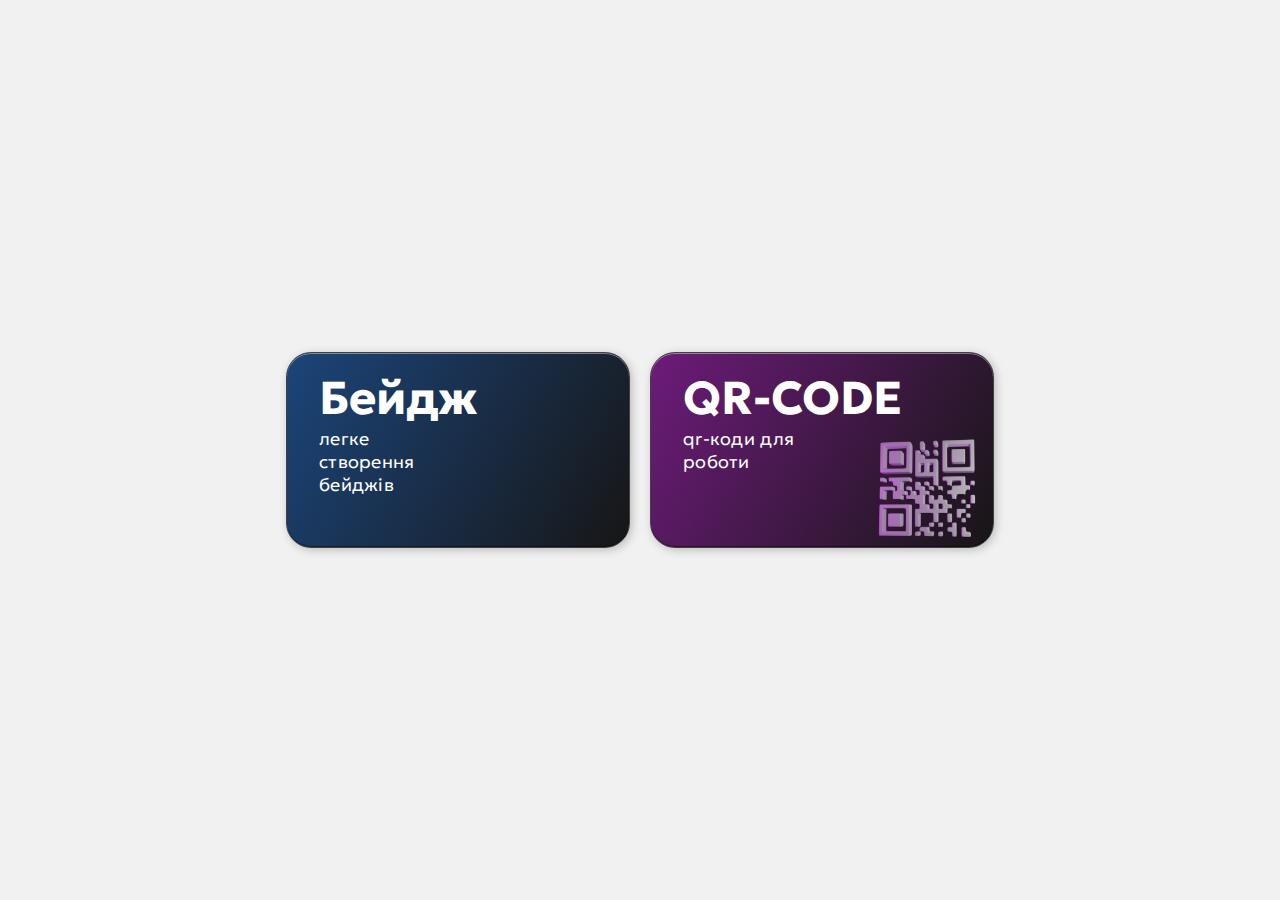
<file: index.html>
<!DOCTYPE html>
<html lang="en">
  <head>
    <meta charset="UTF-8" />
    <meta name="viewport" content="width=device-width, initial-scale=1.0" />
    <link rel="preconnect" href="https://fonts.googleapis.com" />
    <link rel="preconnect" href="https://fonts.gstatic.com" crossorigin />
    <link
      href="https://fonts.googleapis.com/css2?family=Geologica:wght@100..900&display=swap"
      rel="stylesheet"
    />
    <link rel="stylesheet" href="./CSS/style.css" />
    <title>Бейджі</title>
  </head>
  <body>
    <div class="main-container">
      <a class="next-page" href="./HTML/new-badge-creator.html">
        <!-- <a class="next-page" href="./HTML/badge-creator-2_0.html"> -->
        <div class="container bage-page-btm">
          <div class="start-container">
            <h1 class="main-text">Бейдж</h1>
            <p>легке створення бейджів</p>
          </div>
        </div></a
      >
      <a class="next-page" href="./HTML/qr-code-page.html">
        <div class="container qr-code-page-btm">
          <div class="start-container qr-code-container">
            <h1 class="main-text">QR-CODE</h1>
            <p>qr-коди для роботи</p>
            <img class="section-img" src="./img/qr-3d.png" alt="3d-qr" />
          </div></div
      ></a>
    </div>
    <script src="./js/index.js"></script>
  </body>
</html>
</file>
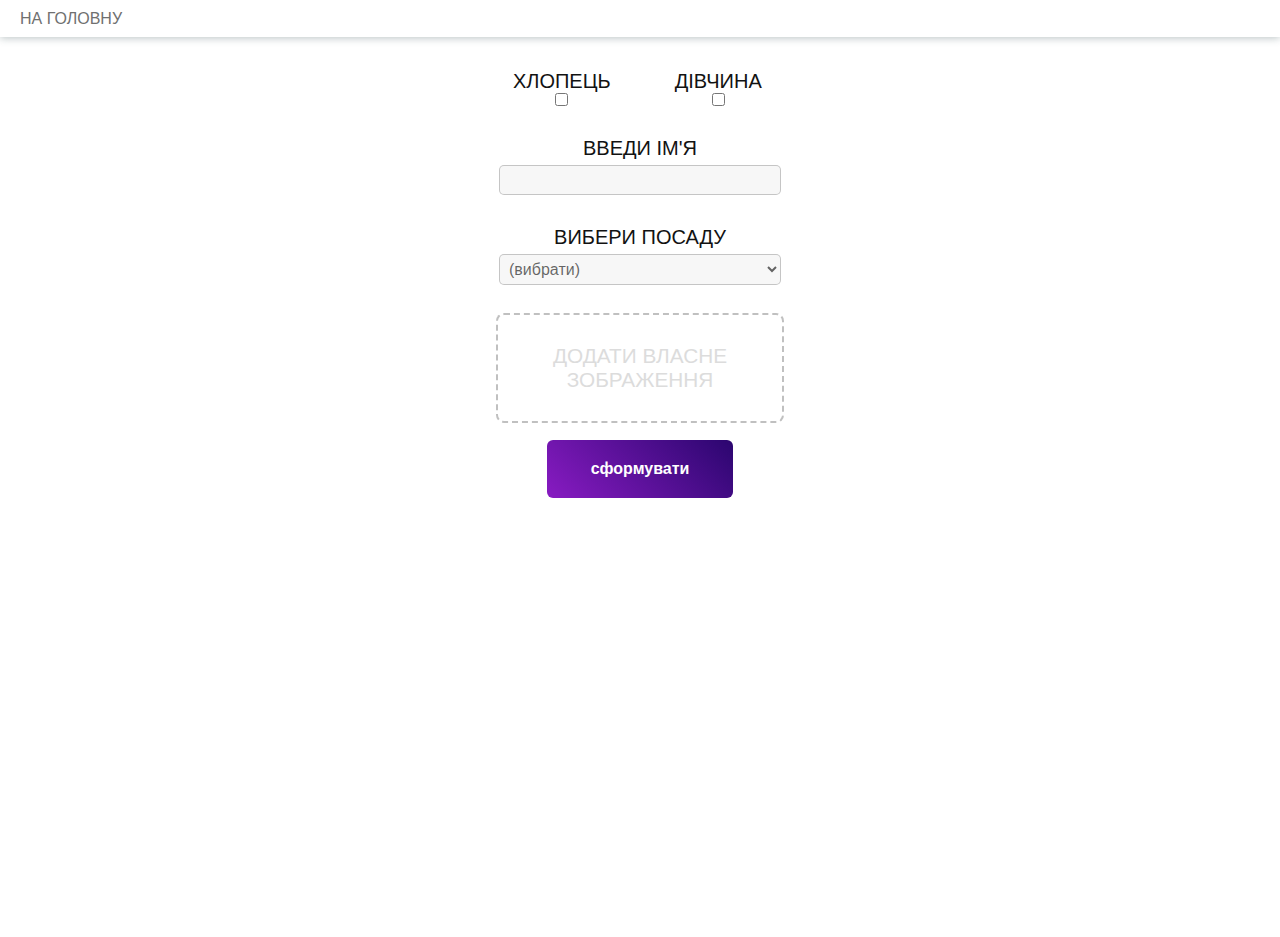
<file: HTML/badge-creator-2_0.html>
<!DOCTYPE html>
<html lang="en">
  <head>
    <meta charset="UTF-8" />
    <meta name="viewport" content="width=device-width, initial-scale=1.0" />

    <link rel="stylesheet" href="../CSS/badge-creator-2_0.css" />
    <title>Бейджі</title>
  </head>
  <body>
    <div class="osnova">
      <header>
        <a href="../index.html">НА ГОЛОВНУ</a>
      </header>
      <section class="main-section">
        <div class="choise-zone">
          <form class="gender-form" action="" method="get">
            <fieldset class="gender-fielset">
              <label for="male" class="gender-lable">
                ХЛОПЕЦЬ
                <input type="checkbox" name="male" id="male" />
              </label>
              <label for="female" class="gender-lable">
                ДІВЧИНА
                <input type="checkbox" name="female" id="female" />
              </label>
            </fieldset>
            <fieldset class="name-fielset">
              <label class="name-lable" for="name">
                ВВЕДИ ІМ'Я
                <input type="text" name="name" id="name" />
              </label>
            </fieldset>
            <fieldset class="position-field">
              <label for="position" class="position-lable">
                ВИБЕРИ ПОСАДУ
                <select name="position" id="position">
                  <option value="" disabled selected class="placeholder">
                    (вибрати)
                  </option>
                  <option value="директор магазину">директор магазину</option>
                  <option value="товарознавець">товарознавець</option>
                  <option value="касир">касир</option>
                  <option value="експерт">експерт</option>
                  <option value="стажер">стажер</option>
                </select>
              </label>
            </fieldset>
            <fieldset class="image-fieldset">
              <div class="container">
                <label class="image-label" for="image-input-id"
                  >ДОДАТИ ВЛАСНЕ ЗОБРАЖЕННЯ</label
                >
                <input
                  class="image-input"
                  type="file"
                  id="image-input-id"
                  accept="image/*"
                />
                <div class="photo-preview">
                  <div class="upload-photo"></div>
                </div>
                <button class="upload-image-button">завантажити</button>
              </div>
            </fieldset>
            <input type="button" class="form-button" value="сформувати" />
          </form>
        </div>
      </section>
    </div>
    <script src="../js/index.js"></script>
    <!-- <script src="../js/badge-new.js"></script> -->
    <script src=""></script>
  </body>
</html>
</file>
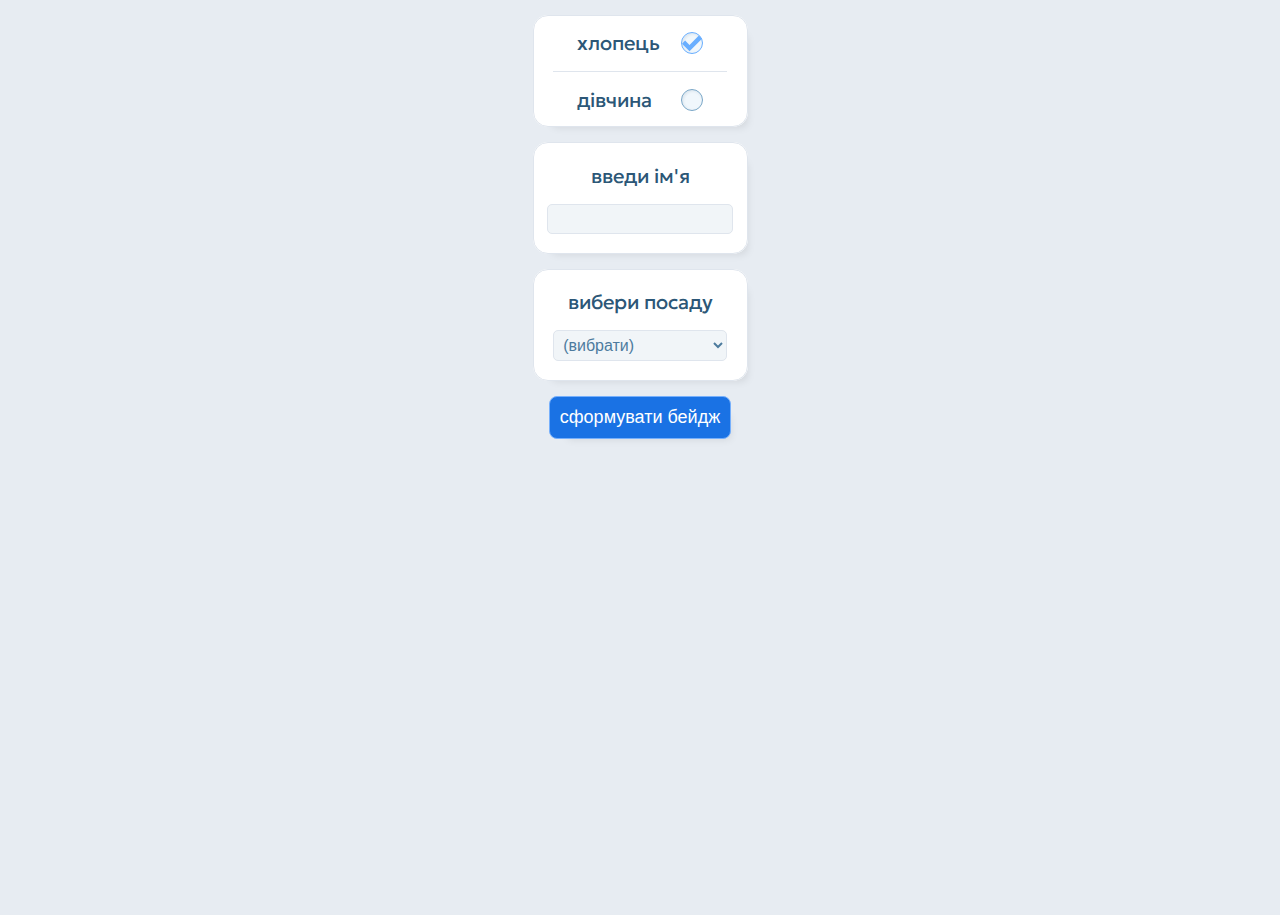
<file: HTML/badge-details-select.html>
<!DOCTYPE html>
<html lang="en">
  <head>
    <meta charset="UTF-8" />
    <meta name="viewport" content="width=device-width, initial-scale=1.0" />
    <link rel="preconnect" href="https://fonts.googleapis.com" />
    <link rel="preconnect" href="https://fonts.gstatic.com" crossorigin />
    <link
      href="https://fonts.googleapis.com/css2?family=Geologica:wght@100..900&display=swap"
      rel="stylesheet"
    />
    <link rel="stylesheet" href="../CSS/badge-details-select-styles.css" />
    <title>Бейджі</title>
  </head>
  <body>
    <form action="" class="main-form">
      <fieldset class="gender-field">
        <div class="container radio-container">
          <label class="gender-label" for="male"
            >хлопець
            <input
              class="gender-radio"
              type="radio"
              name="gender-choise"
              id="male"
              value="male"
              checked />
            <span class="gender-selection-span">
              <svg width="20" height="20">
                <use
                  href="../img/symbol-defs.svg#icon-checkmark"
                ></use></svg></span
          ></label>
          <div class="divider"></div>
          <label class="gender-label" for="female"
            >дівчина

            <input
              class="gender-radio"
              type="radio"
              name="gender-choise"
              id="female"
              value="female" />
            <span class="gender-selection-span">
              <svg width="20" height="20">
                <use
                  href="../img/symbol-defs.svg#icon-checkmark"
                ></use></svg></span
          ></label>
        </div>
      </fieldset>
      <fieldset class="choise-name-field">
        <div class="container">
          <label for="input-name">введи ім'я</label
          ><input
            class="input"
            id="input-name"
            type="text"
            name="input-name"
            id="input-name"
            required
          />
        </div>
      </fieldset>
      <fieldset class="position-field">
        <div class="container">
          <label for="select-position">вибери посаду</label>
          <select class="input" name="select-position" id="select-position">
            <option value="">(вибрати)</option>
            <option value="директор магазину">директор магазину</option>
            <option value="товарознавець">товарознавець</option>
            <option value="касир">касир</option>
            <option value="експерт">експерт</option>
            <option value="стажер">стажер</option>
          </select>
        </div>
      </fieldset>
      <!--**************** розділ завантаження аватарки****************-->
      <!-- <fieldset>
        
        <div class="container">
          <label class="image-label" for="image-input-id"
            >завантажити фото<span>(за бажанням)</span></label
          >
          <input
            class="image-input input"
            type="file"
            id="image-input-id"
            accept="image/*"
          />
           <div class="photo-preview"></div> 
          <button class="upload-image-button">завантажити</button>
        </div>
      </fieldset> -->
      <input class="submit-btn" type="submit" value="сформувати бейдж" />
    </form>
    <script src="../js/index.js"></script>
    <script src="../js/bage.js"></script>
  </body>
</html>
</file>
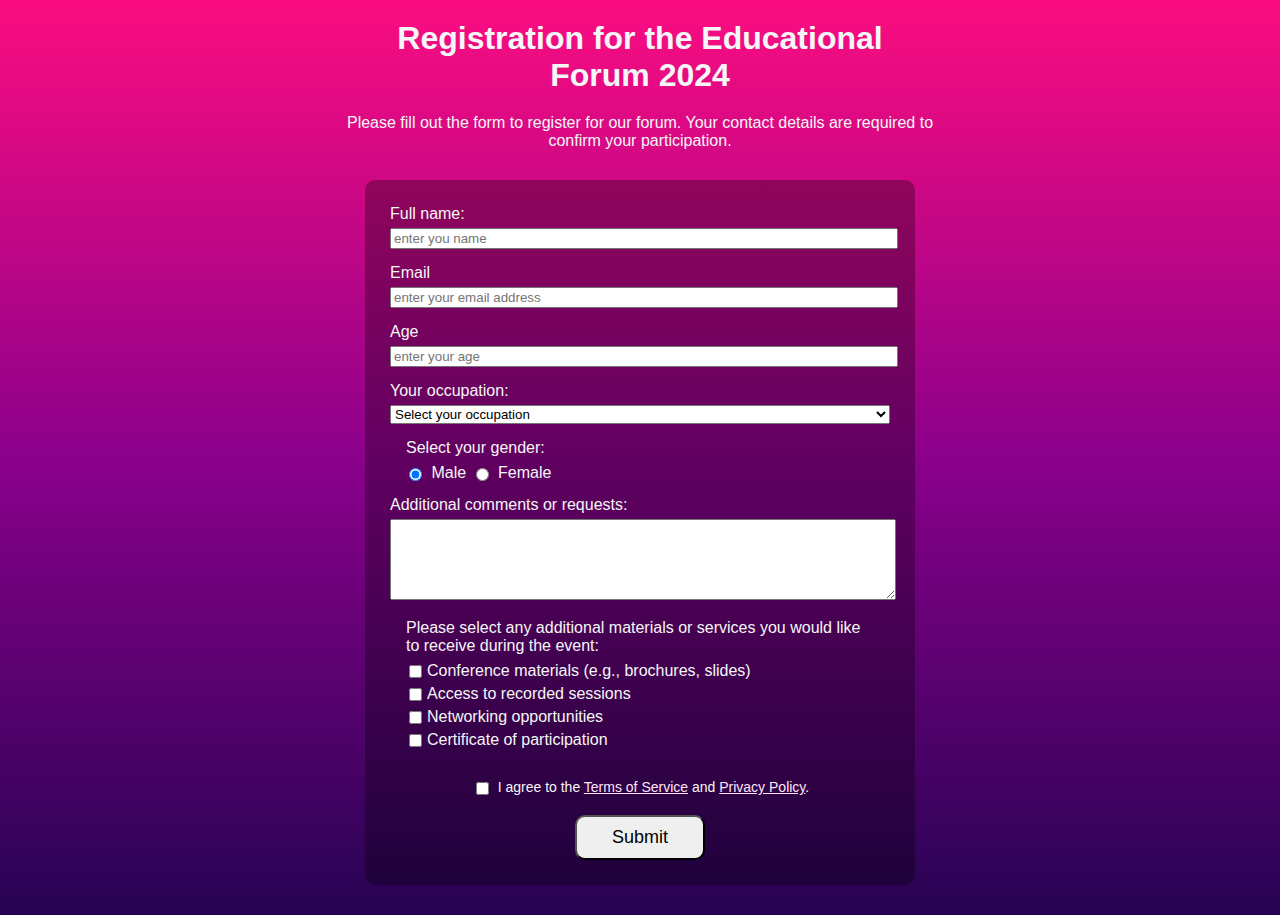
<file: HTML/fcc-project-html-css.html>
<!DOCTYPE html>
<html lang="en">
  <head>
    <meta charset="UTF-8" />
    <title>Educational Forum 2024</title>
    <link rel="stylesheet" href="/CSS/fcc-project-html-css.css" />
  </head>
  <body>
    <h1 id="title">Registration for the Educational Forum 2024</h1>
    <p id="description">
      Please fill out the form to register for our forum. Your contact details
      are required to confirm your participation.
    </p>
    <p></p>
    <form id="survey-form">
      <label id="name-label" for="name"
        >Full name:<input
          id="name"
          name="name"
          type="text"
          placeholder="enter you name"
          required
      /></label>
      <label id="email-label" for="email"
        >Email<input
          id="email"
          name="email"
          type="email"
          placeholder="enter your email address"
          required
      /></label>
      <label id="number-label" for="age"
        >Age<input
          id="number"
          name="age"
          type="number"
          min="16"
          max="120"
          placeholder="enter your age"
          required
      /></label>
      <label for="dropdown">Your occupation:</label>
      <select name="dropdown" id="dropdown">
        <option value="">Select your occupation</option>
        <option value="teacher">Teacher</option>
        <option value="student">Student</option>
        <option value="researcher">Researcher</option>
        <option value="entrepreneur">Entrepreneur</option>
        <option value="other">Other</option>
      </select>
      <fieldset>
        <legend>Select your gender:</legend>
        <label for="male-account"
          ><input
            class="inline"
            id="male-account"
            type="radio"
            name="gender"
            checked
          />
          Male</label
        >
        <label for="female-account"
          ><input
            class="inline"
            id="female-account"
            type="radio"
            name="gender"
          />
          Female</label
        >
      </fieldset>
      <label for="comments"
        >Additional comments or requests:
        <textarea name="comments" id="comments" cols="30" rows="5"></textarea>
      </label>

      <fieldset class="multi-choise">
        <legend>
          Please select any additional materials or services you would like to
          receive during the event:
        </legend>
        <label for="materials1"></label>
        <input
          class="inline"
          type="checkbox"
          id="materials1"
          name="materials"
          value="brochures"
        />Conference materials (e.g., brochures, slides)
        <label for="materials2"></label>
        <input
          class="inline"
          type="checkbox"
          id="materials2"
          name="materials"
          value="recorded_sessions"
        />Access to recorded sessions
        <label for="materials3"></label>
        <input
          class="inline"
          type="checkbox"
          id="materials3"
          name="materials"
          value="networking"
        />Networking opportunities
        <label for="materials4"></label>
        <input
          class="inline"
          type="checkbox"
          id="materials4"
          name="materials"
          value="certificate"
        />Certificate of participation
      </fieldset>
      <label for="terms">
        <input class="inline" type="checkbox" id="terms" required />
        I agree to the
        <a href="" target="_blank">Terms of Service</a> and
        <a href="" target="_blank">Privacy Policy</a>.
      </label>
      <label for="submit">
        <input id="submit" type="submit" value="Submit"
      /></label>
    </form>
  </body>
</html>
</file>
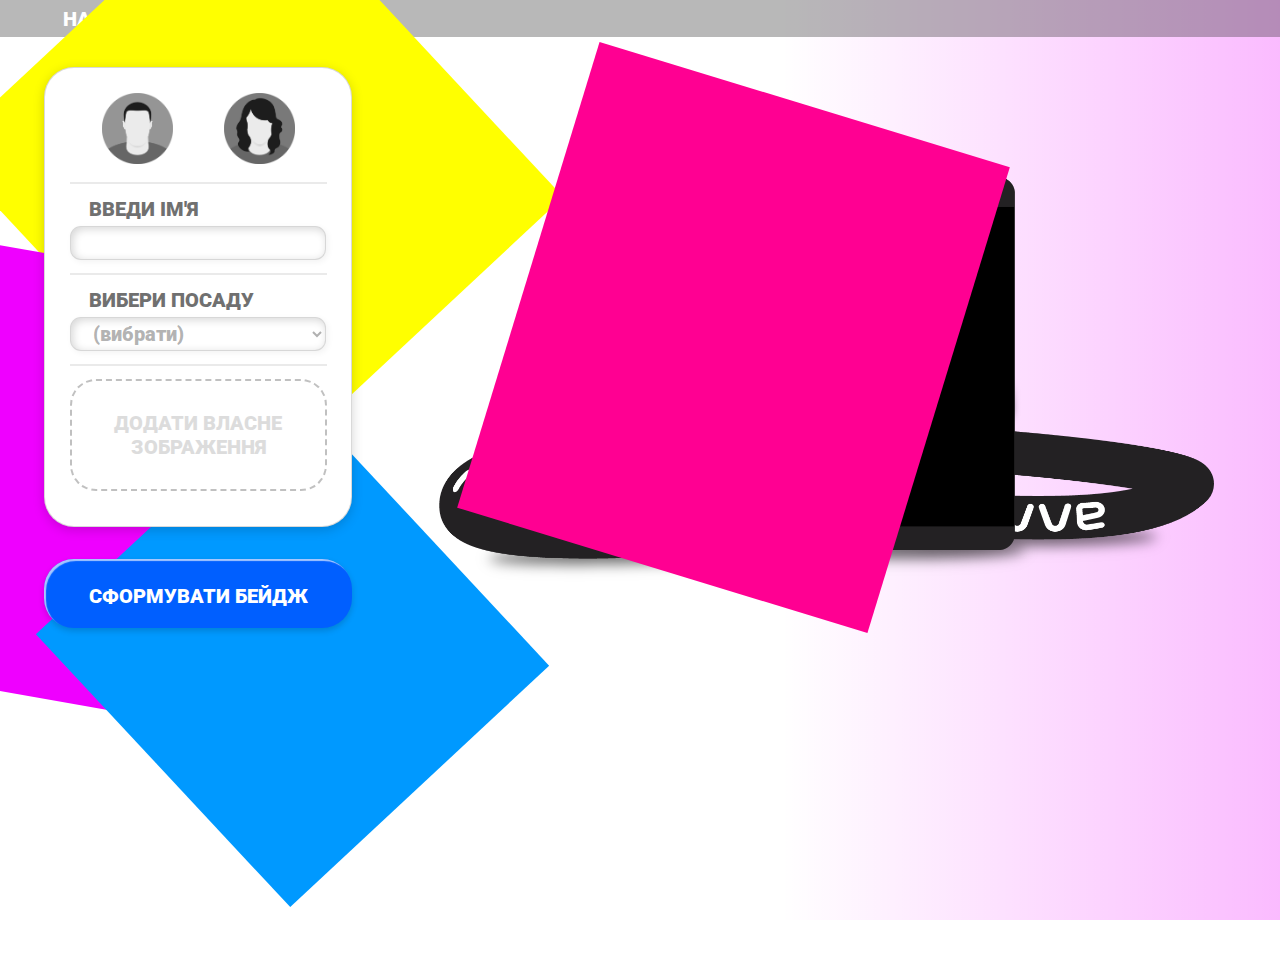
<file: HTML/new-badge-creator.html>
<!DOCTYPE html>
<html lang="en">
  <head>
    <meta charset="UTF-8" />
    <meta name="viewport" content="width=device-width, initial-scale=1.0" />
    <link rel="preconnect" href="https://fonts.googleapis.com" />
    <link rel="preconnect" href="https://fonts.gstatic.com" crossorigin />
    <link rel="preconnect" href="https://fonts.googleapis.com" />
    <link rel="preconnect" href="https://fonts.gstatic.com" crossorigin />
    <link
      href="https://fonts.googleapis.com/css2?family=Geologica:wght@100..900&family=Roboto:ital,wght@0,100;0,300;0,400;0,500;0,700;0,900;1,100;1,300;1,400;1,500;1,700;1,900&display=swap"
      rel="stylesheet"
    />
    <link rel="stylesheet" href="../CSS/new-badge-creator-style.css" />
    <title>Бейджі</title>
  </head>
  <body>
    <header>
      <a href="../index.html">НА ГОЛОВНУ</a>
    </header>
    <div class="all-div">
      <div class="choise-div">
        <form action="" id="main-form">
          <div class="main-form">
            <fieldset class="gender-field">
              <div class="container radio-container">
                <label class="gender-label" for="male">
                  <input
                    class="gender-radio"
                    type="radio"
                    name="gender-choise"
                    id="male"
                    value="male" />
                  <span class="gender-selection-span">
                    <img
                      class="avatar-preview male"
                      src="../img/male-avatar.png"
                      alt="male-icon" /></span
                ></label>
                <label class="gender-label" for="female">
                  <input
                    class="gender-radio"
                    type="radio"
                    name="gender-choise"
                    id="female"
                    value="female" />
                  <span class="gender-selection-span">
                    <img
                      class="avatar-preview female"
                      src="../img/female-avatar.png"
                      alt="female-icon" /></span
                ></label>
              </div>
            </fieldset>
            <div class="divider"></div>
            <fieldset class="choise-name-field">
              <div class="container">
                <label for="input-name">ВВЕДИ ІМ'Я</label
                ><input
                  class="input input-name"
                  id="input-name"
                  type="text"
                  name="input-name"
                  id="input-name"
                  required
                />
              </div>
            </fieldset>
            <div class="divider"></div>
            <fieldset class="position-field">
              <div class="container">
                <label for="select-position">ВИБЕРИ ПОСАДУ</label>
                <select
                  class="input select-position"
                  name="select-position"
                  id="select-position"
                >
                  <option value="" disabled selected class="placeholder">
                    (вибрати)
                  </option>
                  <option value="директор магазину">директор магазину</option>
                  <option value="товарознавець">товарознавець</option>
                  <option value="касир">касир</option>
                  <option value="експерт">експерт</option>
                  <option value="стажер">стажер</option>
                </select>
              </div>
            </fieldset>
            <div class="divider"></div>
            <fieldset>
              <div class="container">
                <label class="image-label" for="image-input-id"
                  >ДОДАТИ ВЛАСНЕ ЗОБРАЖЕННЯ</label
                >
                <input
                  class="image-input"
                  type="file"
                  id="image-input-id"
                  accept="image/*"
                />
                <div class="photo-preview"></div>
                <button class="upload-image-button">завантажити</button>
              </div>
            </fieldset>
          </div>
          <input class="submit-btn" type="submit" value="СФОРМУВАТИ БЕЙДЖ" />
        </form>
      </div>
      <div class="preview">
        <div class="bage-img">
          <img class="img" src="../img/bage-macet.png" alt="macet" />
          <div class="maket">
            <div class="maket2">
              <h2 class="maket-name"></h2>
              <h3 class="maket-position"></h3>
              <div class="gradient"></div>
            </div>
          </div>
          <p class="allo">allo.ua</p>
          <img
            class="logo"
            src="../img/logo-allo2Монтажна область 1.png"
            alt="logo"
          />
        </div>
      </div>
      <div class="yellow-box"></div>
      <div class="purpul-box"></div>
      <div class="blue-box"></div>
      <div class="red-box"></div>
    </div>
    <div class="violet-box"></div>
    <script src="../js/index.js"></script>
    <script src="../js/badge-new.js"></script>
  </body>
</html>
</file>
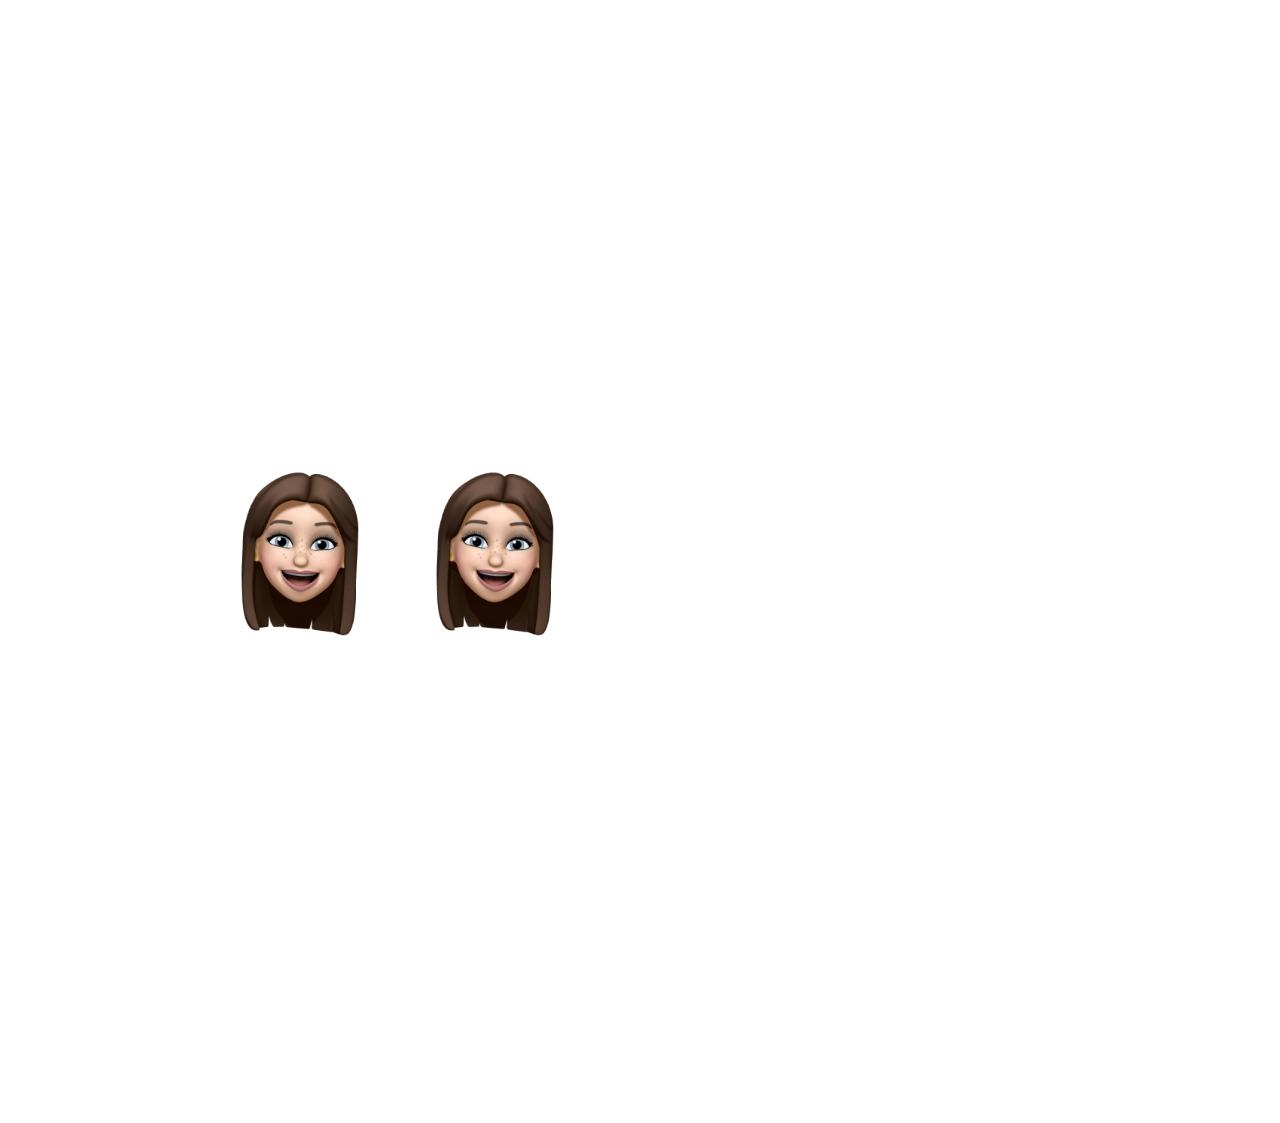
<file: HTML/print.html>
<!DOCTYPE html>
<html lang="en">
  <head>
    <meta charset="UTF-8" />
    <meta name="viewport" content="width=device-width, initial-scale=1.0" />
    <link rel="preconnect" href="https://fonts.googleapis.com" />
    <link rel="preconnect" href="https://fonts.gstatic.com" crossorigin />
    <link
      href="https://fonts.googleapis.com/css2?family=Geologica:wght@100..900&display=swap"
      rel="stylesheet"
    />
    <link rel="stylesheet" href="../CSS/print-page.css" />
    <title>Бейджі</title>
  </head>
  <body>
    <div class="main-container">
      <div class="one-bage">
        <div class="background-blak">
          <div class="img-position">
            <img src="../img/female.png" alt="avatar" />
          </div>
          <div class="text-position">
            <h2></h2>
            <h3></h3>
          </div>
        </div>
        <div class="background-blak">
          <div class="img-position">
            <img src="../img/female.png" alt="avatar" />
          </div>
          <div class="text-position">
            <h2>АНАСТАСІЯ</h2>
            <h3>директор магазину</h3>
          </div>
        </div>
      </div>
    </div>
  </body>
</html>
</file>
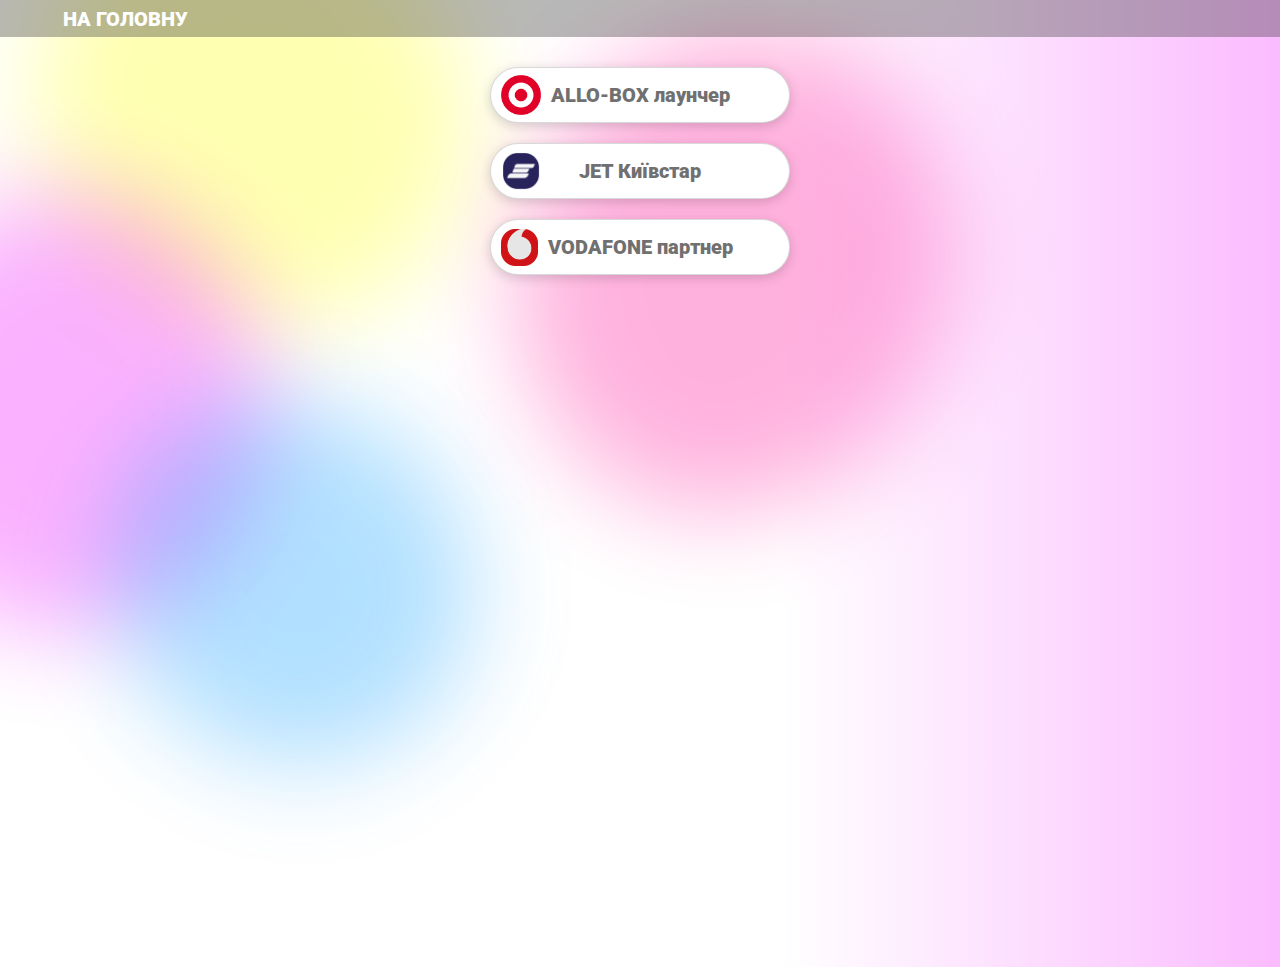
<file: HTML/qr-code-page.html>
<!DOCTYPE html>
<html lang="en">
  <head>
    <meta charset="UTF-8" />
    <meta name="viewport" content="width=device-width, initial-scale=1.0" />
    <link rel="preconnect" href="https://fonts.googleapis.com" />
    <link rel="preconnect" href="https://fonts.gstatic.com" crossorigin />
    <link rel="preconnect" href="https://fonts.googleapis.com" />
    <link rel="preconnect" href="https://fonts.gstatic.com" crossorigin />
    <link
      href="https://fonts.googleapis.com/css2?family=Geologica:wght@100..900&family=Roboto:ital,wght@0,100;0,300;0,400;0,500;0,700;0,900;1,100;1,300;1,400;1,500;1,700;1,900&display=swap"
      rel="stylesheet"
    />
    <link rel="stylesheet" href="../CSS/qr-style.css" />
    <title>Бейджі</title>
  </head>
  <body>
    <div class="osnova">
      <header>
        <a href="../index.html">НА ГОЛОВНУ</a>
      </header>
      <div class="all-div">
        <div class="main-container-qr">
             <div class="dropdown">
            <input type="radio" id="dropdown-allo-box" class="dropdown-input" name="menu">
            <label for="dropdown-allo-box" class="dropdown-label allo-box-label">
                <img src="../img/allo-logo.png" alt="logo allo">ALLO-BOX лаунчер</label>
            <div class="dropdown-content">
                <img src="../img/qr-code-allo-box.png" alt="allo-box qr-code">
          </div>
          </div>
          <div class="dropdown">
            <input type="radio" id="dropdown-jet" class="dropdown-input" name="menu">
            <label for="dropdown-jet" class="dropdown-label jet-label"><img src="../img/jet-logo.png" alt="jet logo">JET Київстар</label>
            <div class="dropdown-content"><img src="../img/qr-code-jet.png" alt="jet qr-code">
                <a href="http://jet-multi.kyivstar.ua/seller" target="_blank" rel="noopener noreferrer"><span class="jet-link span-link">відкрити JET</span></a>
          </div>
          </div>
          <div class="dropdown">
            <input type="radio" id="dropdown-vodafone" class="dropdown-input" name="menu">
            <label for="dropdown-vodafone" class="dropdown-label vodafone-label"><img src="../img/vodafone-logo.png" alt="vodafone logo">VODAFONE партнер</label>
            <div class="dropdown-content">
                <img src="../img/qr-code-vodafone.png" alt="vodafone qr-code">
                <a href="http://partner.vodafone.ua" target="_blank" rel="noopener noreferrer"><span class="vodafone-link span-link">відкрити VODAFONE</span></a>
          </div>
          </div>
          
        <div class="yellow-box all-color-box"></div>
        <div class="purpul-box all-color-box"></div>
        <div class="blue-box all-color-box"></div>
        <div class="red-box all-color-box"></div>
      </div>
      <div class="violet-box"></div>
    </div>
  </body>
</html>
</file>
<file: CSS/style.css>
:root {
  /* --main-backgraund: #01b4e2; */
  --main-backgraund: #f0f0f3;
  --border: #a8a8a8;
  --green-main: #96d552;
}
body {
  display: flex;
  justify-content: center;
  align-items: center;
  min-width: 100%;
  min-height: 100vh;
  margin: 0;
  font-family: "Geologica", sans-serif;
  font-optical-sizing: auto;
  font-weight: 400;
  font-style: normal;
  font-size: 16px;
  /* background-color: #e7ecf2; */
  background-color: #f1f1f1;
}
button {
  cursor: pointer;
}
.main-container {
  display: flex;
  flex-wrap: wrap;
  justify-content: center;
  align-items: center;
  gap: 20px;
}
.container {
  position: relative;
  padding: 0;
  width: 342px;
  height: 194px;
  border-radius: 25px;
  box-shadow: 2px 2px 8px 0px rgba(67, 64, 64, 0.3),
    inset 0px 1px 0px 0 rgba(255, 255, 255, 0.4),
    inset 0px -1px 0px 0 rgba(0, 0, 0, 0.4);
  border: 1px solid rgba(67, 64, 64, 1);
}
.bage-page-btm {
  background: linear-gradient(120deg, #1b457a 0%, #171616 100%);
}
.qr-code-page-btm {
  background: linear-gradient(120deg, #6d1b7a 0%, #171616 100%);
}
.start-container h1 {
  margin: 0;
  color: #fff;
  font-size: 46px;
  font-weight: bold;
  padding-left: 32px;
  padding-top: 16px;
  z-index: 999;
  position: relative;
}
.start-container p {
  margin: 0;
  padding-left: 32px;
  max-width: 150px;
  color: #fff;
  font-size: 18px;
  font-weight: 300;
  letter-spacing: 0.3px;
}
.start-button {
  position: absolute;
  width: 51px;
  height: 51px;
  border-radius: 50%;
  border: none;
  right: 15px;
  bottom: 15px;
  background-color: #ffffff44;
}
.start-button svg {
  display: block;
  margin: 0 auto;
}
.start-button:hover {
  background-color: #ffffff;
  transition: background-color 250ms cubic-bezier(0.4, 0, 0.2, 1);
}
.start-button:focus {
}
.start-button:active {
}

.next-page {
  text-decoration: none;
}

.section {
  display: flex;
  justify-content: center;
  flex-direction: column;
  width: 300px;
  padding: 20px;
  gap: 10px;
  border-radius: 20px;
  box-shadow: 9px 10px 8px -10px rgba(0, 0, 0, 0.1);
  border: 1px solid #dfe5ed;
  background-color: red;
  font-size: 28px;
  font-weight: 500;
  color: #2c5777;
}
.gender-container {
  display: flex;
  padding: 0 40px;
}
.gender-selection {
  position: relative;
  gap: 20px;
}
.gender-selection-lable {
  width: 100%;
  display: flex;
  justify-content: space-between;
  gap: 20px;
  padding-left: 20px;
}
.gender-selection-input {
  position: absolute;
  width: 1px;
  height: 1px;
  margin: -1px;
  border: 0;
  padding: 0;
  white-space: nowrap;
  clip-path: inset(100%);
  clip: rect(0 0 0 0);
  overflow: hidden;
}
.gender-selection-span {
  width: 30px;
  height: 30px;
  border: 1px solid #7aa7c7;
  box-shadow: 0px 0px 28px -12px #52b6ff;
  background-color: #f0f7fc;
  box-shadow: rgba(12, 47, 89, 0.1) 1px 1px 3px 0 inset;
  outline: none;
  border-radius: 50%;
  transition: background-color 250ms cubic-bezier(0.4, 0, 0.2, 1);
  display: inline-flex;
  align-items: center;
}
.gender-selection-input:checked + .gender-selection-lable span {
  background-color: var(--green-main);
  border: 1px solid whitesmoke;
}
.put-name-lable {
  display: flex;
  justify-content: center;
  align-items: center;
  gap: 20px;
  padding: 10px;
}
.put-name-input {
  display: block;
  margin: 0 auto;
  width: 90%;
  padding: 10px;
  border: 1px solid #7aa7c7;
  box-shadow: 0px 0px 28px -12px #52b6ff;
  border-radius: 10px;
  background-color: #f0f7fc;
  box-shadow: rgba(12, 47, 89, 0.1) 1px 1px 3px 0 inset;
  outline: none;
  color: #183b54;

  font-size: 20px;
  font-weight: 400;
  outline: transparent;
}

.put-name-input:focus {
  border-color: grey;
}

.job-selection-container {
  display: flex;
  justify-content: center;
  align-items: center;
}
.job-select-choice {
  width: 100%;
  padding: 10px;
  border: 1px solid #7aa7c7;
  box-shadow: 0px 0px 28px -12px #52b6ff;
  border-radius: 10px;
  background-color: #f0f7fc;
  box-shadow: rgba(12, 47, 89, 0.1) 1px 1px 3px 0 inset;
  outline: none;
  color: #183b54;
  font-size: 20px;
  font-weight: 400;
  appearance: none;
  outline: transparent;
  -webkit-appearance: none; /* Safari */
  -moz-appearance: none; /* Firefox */
}
.job-selection-container {
  display: flex;
  justify-content: center;
  align-items: center;
  width: 300px;
  padding: 20px;
  border-radius: 20px;
  box-shadow: 9px 10px 8px -10px rgba(0, 0, 0, 0.1);
  border: 1px solid #dfe5ed;
  background-color: #fff;
}
.upload-image-container {
  display: flex;
  justify-content: center;
  flex-direction: column;
  width: 300px;
  padding: 20px;
  gap: 20px;
  border-radius: 20px;
  box-shadow: 9px 10px 8px -10px rgba(0, 0, 0, 0.1);
  border: 1px solid #dfe5ed;
  background-color: #fff;
  font-size: 28px;
  font-weight: 600;
}

.upload-image-input {
  width: 0.1px;
  height: 0.1px;
  opacity: 0;
  overflow: hidden;
  position: absolute;
  z-index: -1;
}

.upload-image-label {
  display: flex;
  flex-direction: column;
  justify-content: center;
  align-items: center;
  text-align: center;
  height: 100px;
  padding: 10px;
  border-radius: 15px;
  border: 1px dashed #7aa7c7;
  background-color: #f0f7fc;
  color: var(--border);
  font-size: 24px;
  font-weight: 200;
  cursor: pointer;
}
.upload-span {
  font-size: 18px;
}
.upload-image_btn-submit {
  display: block;
  padding: 20px;
  background-color: #e1ecf4;
  color: #39739d;
  border-radius: 10px;
  border: 1px solid #7aa7c7;
  box-shadow: rgba(255, 255, 255, 0.7) 0 1px 0 0 inset;
  box-sizing: border-box;
  font-size: 24px;
  font-weight: 400;
}
.upload-image_btn-submit:hover {
  background-color: #b3d3ea;
  color: #2c5777;
}
.upload-image_btn-submit:focus {
  box-shadow: 0 0 0 4px rgba(0, 149, 255, 0.15);
}
.upload-image_btn-submit:active {
  background-color: #a0c7e4;
  box-shadow: none;
  color: #2c5777;
}
.qr-code-container {
  position: relative;
}
.section-img {
  position: absolute;
  width: 100px;
  right: 15px;
  bottom: -65px;
  /* opacity: 50%; */
}
/* -------------------- формат для ПК --------------------*/
@media screen and (min-width: 1158px) {
}
</file>
<file: CSS/badge-creator-2_0.css>
:root {
  --main-backgraund: #dfe5ed;
  --main-backgraund2: #f0f0f3;
  --border: #70707025;
  --green-main: #96d552;
  --background-input: #f1f5f8;
  --background-input-focus: #77b0fc;
  --border-inpyt-focus: #dfeeff;
  --button: #1a72e4;
  --button2: #569fff;
  --button-border: #68aeff;
}
* {
  margin: 0;
  padding: 0;
  box-sizing: border-box;
}
body {
  min-width: 100%;
  min-height: 100vh;
  font-family: Helvetica, Arial, sans-serif;
  font-optical-sizing: auto;
  font-weight: 400;
  font-style: normal;
  font-size: 20px;
  /* background-color: rgb(245, 245, 247); */
  background-color: #ffffff;
  color: #121212;
  box-sizing: border-box;
}
header {
  width: 100%;
  height: 37px;
  /* background-color: rgba(53, 53, 53, 0.35); */
  box-shadow: 0px 1px 8px #2e484c54;
}
input,
select {
  border: none;
  outline: transparent;
}

header a {
  cursor: pointer;
  height: 100%;
  text-decoration: none;
  padding: 0;
  color: #707070;
  display: flex;
  margin-left: 20px;
  align-items: center;
  font-size: 1rem;
}

.main-section {
  width: 100%;
  height: 100vh;
  display: flex;
  align-items: start;
  justify-content: center;
  padding: 20px;
}

.choise-zone {
}

.gender-form {
  max-width: 308px;
  width: 100%;
  display: flex;
  flex-direction: column;
  align-items: center;
  justify-content: center;
  gap: 5px;
}
fieldset {
  width: 100%;
  display: flex;
  flex-direction: column;
  align-items: center;
  justify-content: center;
  padding: 5px;

  border: none;
}
.gender-fielset {
  flex-direction: row;
  gap: 15px;
}
.gender-selection-span {
  border-radius: 50%;
  outline: none;
  transition: background-color 250ms cubic-bezier(0.4, 0, 0.2, 1);
  display: inline-flex;
  justify-content: center;
  align-items: center;
  filter: grayscale(100%);
}
.avatar-preview {
  width: 90px;
  height: 90px;
}
.gender-radio:checked + .gender-selection-span {
  filter: grayscale(0%);
}
.gender-radio {
  position: absolute;
  width: 1px;
  height: 1px;
  margin: -1px;
  border: 0;
  padding: 0;
  white-space: nowrap;
  clip-path: inset(100%);
  clip: rect(0 0 0 0);
  overflow: hidden;
}
label {
  width: 100%;
  display: flex;
  flex-direction: column;
  align-items: center;
  justify-content: center;
  padding: 8px;
  border-radius: 8px;
  /* gap: 11px; */
}
.gender-lable {
}
.gender-male {
  background-color: #e7f8ff;
}
.gender-female {
  background-color: #ffe6f9;
}

.label {
  font-size: 1.5rem;
  align-items: start;
}
.name-fielset {
}
input[name="name"] {
  width: 100%;
  padding: 5px;
  margin-top: 5px;
  border: 1px solid rgba(0, 0, 0, 0.2);
  background-color: #f7f7f7;
  border-radius: 5px;
  color: rgba(0, 0, 0, 0.6);
  font-size: 1rem;
}
#position {
  width: 100%;
  padding: 5px;
  margin-top: 5px;
  border: 1px solid rgba(0, 0, 0, 0.2);
  background-color: #f7f7f7;
  border-radius: 5px;
  color: rgba(0, 0, 0, 0.6);
  font-size: 1rem;
}
.input:focus {
  border: 1px solid transparent;
  border-radius: 5px;
  background-image: linear-gradient(white, white),
    linear-gradient(45deg, #00ffc4, #00d0ff);
  background-origin: border-box;
  background-clip: padding-box, border-box;
  outline: none;
}
select {
  width: 100%;
  padding: 5px;
  margin-top: 5px;
  border: 1px solid #74907d;
  border-radius: 5px;
}
.container {
  padding: 5px;
}
.image-input {
  width: 0.1px;
  height: 0.1px;
  opacity: 0;
  overflow: hidden;
  position: absolute;
  z-index: -1;
}
.image-label {
  display: flex;
  flex-direction: column;
  align-items: center;
  justify-content: center;
  text-align: center;
  border-radius: 8px;
  border: 2px dashed #70707070;
  color: #dcdcdc;
  cursor: pointer;
  padding: 29px 40px;
  font-size: 1.3rem;
}
.upload-image-button {
  display: none;
}
.form-button {
  position: relative;
  color: #fff;
  font-size: 1rem;
  font-weight: 600;
  padding: 20px 44px;
  background: linear-gradient(45deg, #881bc2, #2b066f);
  border: 2px solid transparent;
  border-radius: 8px;
  background-clip: padding-box, border-box;
  transition: 0.3s ease-in-out;
}

.form-button:hover {
  background-image: linear-gradient(45deg, #00ff9d, #00aaff);
}

.form-button:active {
  color: #0a758d;
  border: 2px solid transparent;
  background-image: linear-gradient(45deg, #cdf8ee, #cef1f9),
    linear-gradient(45deg, #00ffc4, #00d0ff);
  background-origin: border-box;
  background-clip: padding-box, border-box;
}
</file>
<file: CSS/badge-details-select-styles.css>
:root {
  --main-backgraund: #dfe5ed;
  --main-backgraund2: #f0f0f3;
  --border: #dfe5ed;
  --green-main: #96d552;
  --background-input: #f1f5f8;
  --background-input-focus: #77b0fc;
  --border-inpyt-focus: #dfeeff;
  --button: #1a72e4;
  --button2: #569fff;
  --button-border: #68aeff;
}
body {
  width: 100%;
  height: 100vh;
  margin: 0;
  font-family: "Geologica", sans-serif;
  font-optical-sizing: auto;
  font-weight: 400;
  font-style: normal;
  font-size: 20px;
  background-color: #e7ecf2;
  box-sizing: border-box;
}
header {
  width: 100%;
  height: 37px;
  background-color: #6d6d6d;
}
header a {
  cursor: pointer;
  height: 100%;
  text-decoration: none;
  padding: 0;
  color: white;
  display: flex;
  margin-left: 63px;
  align-items: center;
  font-size: 14px;
}
button {
  cursor: pointer;
}

.main-form {
  max-width: 300px;
  margin: 15px auto;
}
fieldset {
  display: flex;
  flex-direction: column;
  padding: 10px;
  margin-top: 15px;
  border-radius: 15px;
  box-shadow: 9px 10px 8px -10px rgba(0, 0, 0, 0.1);
  border: 1px solid #dfe5ed;
  background-color: #fff;
  color: #2c5777;
  justify-content: center;
  align-items: center;
}
.container {
  display: flex;
  width: 100%;
  min-height: 90px;
  flex-direction: column;
  justify-content: center;
  align-items: center;
  gap: 15px;
}
.gender-radio {
  position: absolute;
  width: 1px;
  height: 1px;
  margin: -1px;
  border: 0;
  padding: 0;
  white-space: nowrap;
  clip-path: inset(100%);
  clip: rect(0 0 0 0);
  overflow: hidden;
}
.radio-container {
  position: relative;
}
.gender-label {
  display: flex;
  justify-content: space-between;
  width: 50%;
}
.gender-selection-span {
  width: 25px;
  height: 25px;
  border: 1px solid #7aa7c7;
  box-shadow: 0px 0px 28px -12px #52b6ff;
  background-color: #f0f7fc;
  box-shadow: rgba(12, 47, 89, 0.1) 1px 1px 3px 0 inset;
  outline: none;
  border-radius: 50%;
  transition: background-color 250ms cubic-bezier(0.4, 0, 0.2, 1);
  display: inline-flex;
  justify-content: center;
  align-items: center;
  fill: transparent;
}
.gender-radio:checked + .gender-selection-span {
  border: 1px solid var(--button-border);
  fill: var(--button-border);
}
.divider {
  width: 90%;
  border-bottom: 1px solid var(--border);
}

/* -------------------- вибір кольору ----------------------- */
.male-pic {
  display: flex;
  width: 90%;
  gap: 10px;
  justify-content: center;
}
.male-selection-span {
  width: 50px;
  height: 25px;
  border: 1px solid #7aa7c7;
  box-shadow: 0px 0px 28px -12px #52b6ff;
  /*  */
  outline: none;
  border-radius: 5px;
  transition: background-color 250ms cubic-bezier(0.4, 0, 0.2, 1);
  display: inline-flex;
  justify-content: center;
  align-items: center;
  margin-top: 20px;
}
.brunette {
  background-color: #563417;
}
.blond {
  background-color: #daa75e;
}
.gender-radio:checked + .male-selection-span {
  border: 3px solid white;
  box-shadow: rgba(12, 47, 89, 0.8) 1px 1px 8px 0;
}
.divider-color {
  margin-top: 10px;
}
.input {
  width: 75%;
  border-radius: 5px;
  border: 1px solid #dfe5ed;
  background-color: #f1f5f8;
  color: #4d7b9e;
  padding: 5px;
  outline: transparent;
  font-size: 18px;
}
.input:focus {
  background-color: #dfeeff;
  border: 1px solid #77b0fc;
}

.submit-btn {
  display: block;
  margin: 15px auto;
  padding: 10px;
  border-radius: 8px;
  box-shadow: 9px 10px 8px -10px rgba(0, 0, 0, 0.1);
  border: 1px solid #77b0fc;
  background-color: var(--button);
  color: #fff;
  font-size: 18px;
}
.image-input {
  width: 0.1px;
  height: 0.1px;
  opacity: 0;
  overflow: hidden;
  position: absolute;
  z-index: -1;
}
.image-label {
  display: flex;
  flex-direction: column;
  text-align: center;
  padding: 20px;
  border-radius: 15px;
  border: 1px dashed #7aa7c7;
  background-color: #f0f7fc;
  font-weight: 200;
  cursor: pointer;
}
.image-label span {
  font-size: 14px;
}
.photo-preview {
  width: 35px;
  height: 35px;
  border: 1px solid #2c5777;
  border-radius: 5px;
}
.upload-image-button {
  padding: 8px;
  border-radius: 5px;
  border: 1px solid #77b0fc;
  background-color: var(--button2);
  color: #fff;
}
.preview {
  display: none;
}

@media screen and (min-width: 1000px) {
  .main-form {
    max-width: 219px;
    margin: 15px auto;
  }
  .all-div {
    width: 100%;
    height: 100vh;
    display: flex;
  }
  .choise-div {
    max-width: 219px;
    height: 100%;
    border-right: 2px solid #cfd2d6;
    padding: 0 47px 0 57px;
  }
  .gender-label {
    width: 65%;
    display: flex;
    align-items: center;
  }
  .input {
    width: 90%;
    padding: 5px;
    font-size: 16px;
  }
  .select-position {
    width: 95%;
  }
  .gender-selection-span {
    width: 20px;
    height: 20px;
  }
  .choise-icon {
    height: 15px;
  }
  .preview {
    display: block;
    margin: 0 auto;
  }

  .bage-img {
    position: relative;
    width: 620px;
    padding-top: 121px;
    padding-left: 36px;
  }
  .preview img {
    width: 100%;
  }
  .maket {
    position: absolute;
    width: 179px;
    height: 255px;
    background-color: black;
    top: 174px;
    left: 318px;
    display: flex;
    flex-direction: column;
    align-items: center;
    padding: 0;
    color: #fff;
  }
  .maket img {
    width: 145px;
    height: 145px;
    padding-top: 22px;
  }
  .maket-name {
    font-size: 18px;
    margin: 0;
    margin-top: 16px;
    margin-bottom: 6px;
  }
  .maket-position {
    font-size: 12px;
    margin: 0;
  }
  .maket2 {
    display: flex;
    flex-direction: column;
    align-items: center;
    padding: 0;
    position: relative;
  }
  .gradient {
    width: 157px;
    height: 23px;
    background: linear-gradient(rgba(0, 0, 0, 0), rgb(0, 0, 0) 100%);
    position: absolute;
    top: 144px;
  }
}
@media screen and (min-width: 1366px) {
  .choise-div {
    max-width: 400px;
    padding: 0 43px 0 57px;
  }
  .main-form {
    max-width: 300px;
    margin: 15px auto;
  }

  .gender-label {
    width: 50%;
  }

  .select-position {
    width: 100%;
  }
  .input {
    width: 75%;
    border-radius: 5px;
    border: 1px solid #dfe5ed;
    background-color: #f1f5f8;
    color: #4d7b9e;
    padding: 5px;
    outline: transparent;
    font-size: 18px;
  }
  .bage-img {
    position: relative;
    width: 796px;
    padding-top: 85px;
    padding-left: 57px;
  }

  .maket {
    position: absolute;
    width: 229px;
    height: 327px;
    top: 153px;
    left: 419px;
  }
  .maket img {
    width: 185px;
    height: 185px;
    padding-top: 28px;
  }
  .maket-name {
    font-size: 22px;
    margin-top: 20px;
    margin-bottom: 8px;
  }
  .maket-position {
    font-size: 14px;
  }

  .gradient {
    width: 202px;
    height: 29px;
    top: 184px;
  }
}
</file>
<file: CSS/fcc-project-html-css.css>
body {
  width: 100%;
  margin: 0;
  background-color: darkmagenta;
  background: linear-gradient(rgb(251, 13, 128), darkmagenta, rgb(38, 3, 83));
  color: #f5f6f7;
  font-size: 16px;
  font-family: Verdana, sans-serif;
}
h1,
p {
  margin: 20px auto 5px;
  text-align: center;
}
h1 {
  max-width: 500px;
}
p {
  max-width: 600px;
}
form {
  background-color: rgba(0, 0, 0, 0.3);
  margin: 30px auto;
  max-width: 500px;
  min-width: 300px;
  width: 60vw;
  padding: 25px;
  border-radius: 10px;
}

fieldset {
  border: none;
}
input,
select,
textarea {
  width: 100%;
  margin: 5px 0 15px 0;
}

a {
  color: #ffe4fb;
  font-size: 14px;
}
label[for="terms"] {
  font-size: 14px;
  display: block;
  margin: 15px auto 10px;
  text-align: center;
}
input[type="submit"] {
  display: block;
  width: unset;
  padding: 10px 35px;
  border-radius: 10px;
  margin: 15px auto 0;
  font-size: 18px;
}
.inline {
  width: unset;
  margin: 0 0.5em 0 0;
  vertical-align: middle;
  margin: 5px;
  font-size: 14px;
}
.multi-choise label {
  display: block;
}
</file>
<file: CSS/new-badge-creator-style.css>
:root {
  --main-backgraund: #dfe5ed;
  --main-backgraund2: #f0f0f3;
  --border: #70707025;
  --green-main: #96d552;
  --background-input: #f1f5f8;
  --background-input-focus: #77b0fc;
  --border-inpyt-focus: #dfeeff;
  --button: #1a72e4;
  --button2: #569fff;
  --button-border: #68aeff;
}
* {
  margin: 0;
  padding: 0;
  box-sizing: border-box;
}
body {
  min-width: 100%;
  min-height: 100vh;
  font-family: "Roboto", serif;
  font-optical-sizing: auto;
  font-weight: 900;
  font-style: normal;
  font-size: 20px;
  background-color: #ffffff;
  color: #707070;
  box-sizing: border-box;
}
header {
  width: 100%;
  height: 37px;
  background-color: rgba(53, 53, 53, 0.35);
}

header a {
  cursor: pointer;
  height: 100%;
  text-decoration: none;
  padding: 0;
  color: white;
  display: flex;
  margin-left: 63px;
  align-items: center;
}
.osnova {
  width: 100%;
  height: 100%;
  overflow: hidden;
}
button {
  cursor: pointer;
}
fieldset {
  border: none;
}
.all-div {
  width: 100%;
  height: 100vh;
  display: flex;
  justify-content: center;
  margin-top: 30px;
  position: relative;
}
.avatar-preview {
  width: 71px;
  height: 71px;
}
.gender-selection-span {
  border-radius: 50%;
  outline: none;
  transition: background-color 250ms cubic-bezier(0.4, 0, 0.2, 1);
  display: inline-flex;
  justify-content: center;
  align-items: center;
  filter: grayscale(100%);
}
.gender-radio:checked + .gender-selection-span {
  /* transform: scale(1.3); */
  filter: grayscale(0%);
}
.main-form {
  display: flex;
  flex-direction: column;
  width: 308px;
  background-color: #ffffff;
  border: 1px solid #70707043;
  border-radius: 30px;
  padding: 25px;
  justify-content: center;
  align-items: center;
  box-shadow: 0px 3px 12px rgba(0, 0, 0, 0.17);
}
.radio-container {
  display: flex;
  justify-content: center;
  position: relative;
  gap: 51px;
}
.choise-div {
  position: relative;
  z-index: 999;
}
.gender-radio {
  position: absolute;
  width: 1px;
  height: 1px;
  margin: -1px;
  border: 0;
  padding: 0;
  white-space: nowrap;
  clip-path: inset(100%);
  clip: rect(0 0 0 0);
  overflow: hidden;
}
/*-----------------  лінія розділу  ------------------*/
.divider {
  width: 257px;
  border: 1px solid var(--border);
  margin: 13px 0;
}
.preview {
  display: none;
}
/*  --------------  input  -------------------  */
.input {
  width: 100%;
  height: 34px;
  background-color: #ffffff;
  border: 1px solid #70707047;
  box-shadow: inset 2px 2px 8px rgba(0, 0, 0, 0.16),
    2px 2px 6px rgba(0, 0, 0, 0.05);
  border-radius: 11px;
  margin-top: 5px;
  outline: transparent;
  font-family: "Roboto", serif;
  font-weight: 900;
  font-style: normal;
  font-size: 20px;
  color: #7070708b;
  padding-left: 18px;
}
.input:focus {
  background-color: #ffffff;
  box-shadow: 2px 2px 10px rgba(0, 157, 255, 0.3),
    -2px -2px 10px rgba(255, 251, 0, 0.3);
  border: 1px solid #70707047;
  color: #707070;
}
.choise-name-field label {
  padding-left: 19px;
}
/*-----------------  вибір посади  ------------------*/
.position-field label {
  padding-left: 19px;
}

select option[disabled] {
  display: none;
}

/*-----------------  вибір власного зображення  ------------------*/
.image-input {
  width: 0.1px;
  height: 0.1px;
  opacity: 0;
  overflow: hidden;
  position: absolute;
  z-index: -1;
}
.image-label {
  display: flex;
  flex-direction: column;
  align-items: center;
  justify-content: center;
  text-align: center;
  width: 257px;
  height: 112px;
  border-radius: 26px;
  border: 2px dashed #70707070;
  color: #dcdcdc;
  cursor: pointer;
}
.image-label span {
  font-size: 14px;
}
.upload-image-button {
  width: 100%;
  border: none;
  border-radius: 23px;
  background-color: #dcf1ff;
  box-shadow: inset 2px 2px 1px rgba(255, 255, 255, 0.85),
    2px 2px 6px rgba(90, 189, 255, 0.75);
  font-family: "Roboto", serif;
  font-weight: 900;
  font-style: normal;
  font-size: 20px;
  color: #5abdff;
  padding-top: 12px;
  padding-bottom: 12px;
  margin-top: 10px;
  display: none;
}
.upload-image-button:hover {
  box-shadow: 3px 0px 16px rgba(0, 17, 255, 0.3),
    inset 2px 2px 1px rgba(255, 255, 255, 0.85),
    -3px 0px 16px rgba(0, 204, 255, 0.3);
}
.upload-image-button:active {
  color: #dcf1ff;
  background-color: #5abdff;
  box-shadow: 2px 2px 1px rgba(255, 255, 255, 1),
    inset 2px 2px 6px rgba(4, 87, 142, 0.5);
}

.photo-preview {
  width: 100%;
  margin-top: 10px;
  display: flex;
  justify-content: center;
  align-items: center;
}
.upload-photo {
  position: relative;
  display: flex;
}
.delete-img-btn {
  position: absolute;
  display: flex;
  width: 20px;
  height: 20px;
  border-radius: 50%;
  border: none;
  background-color: rgb(251, 150, 150);
  top: 0;
  right: 0;
  color: white;
  font-family: Verdana, Geneva, Tahoma, sans-serif;
  font-weight: 400;
  font-style: normal;
  justify-content: center;
}
.uploaded-photo {
  width: 60px;
  height: 60px;
  border-radius: 50%;
  display: flex;
}
/* ----------  submit button  ----------------*/
.submit-btn {
  width: 100%;
  font-family: "Roboto", serif;
  font-weight: 900;
  font-style: normal;
  font-size: 20px;
  color: #ffffff;
  padding: 25px 0 20px 0;
  margin-top: 32px;
  border-radius: 30px;
  border: none;
  cursor: pointer;
  background-color: #005fff;
  box-shadow: inset 2px 2px 1px rgba(255, 255, 255, 0.65),
    0 3px 6px rgba(0, 0, 0, 0.16);
}
.submit-btn:hover {
  box-shadow: 3px 0px 16px rgba(255, 255, 255, 0.8),
    inset 2px 2px 16px rgba(255, 255, 255, 0.85),
    inset -2px -2px 16px rgba(255, 255, 255, 0.85),
    -3px 0px 16px rgba(255, 255, 255, 0.8);
}
.submit-btn:active {
  color: #dcf1ff;
  background-color: #5abdff;
  box-shadow: 2px 2px 1px rgba(255, 255, 255, 1),
    inset 2px 2px 6px rgba(4, 87, 142, 0.5);
}
/*  ------------------------  фон  ---------------------  */
.all-color-box {
  opacity: 30%;
  border-radius: 50%;
  z-index: -1;
  filter: blur(50px);
}
.yellow-box {
  position: absolute;
  width: 457px;
  height: 421px;
  background-color: yellow;

  transform: rotate(47deg);
  left: 25px;
  top: -104px;
}
.purpul-box {
  position: absolute;
  width: 400px;
  height: 439px;
  background-color: #ef00ff;
  transform: rotate(10deg);
  left: -135px;
  top: 193px;
}
.blue-box {
  position: absolute;
  width: 373px;
  height: 354px;
  background-color: #0099ff;
  transform: rotate(47deg);
  left: 106px;
  top: 406px;
}
.red-box {
  position: absolute;
  width: 487px;
  height: 429px;
  background-color: #ff0092;
  transform: rotate(107deg);
  left: 490px;
  top: 56px;
}

/*  --------------------------  для планшета  -------------------  */
@media screen and (min-width: 900px) {
  .violet-box {
    position: absolute;
    width: 499px;
    height: 920px;
    z-index: -1;
    right: 0;
    top: 0;
    background: linear-gradient(90deg, rgba(255, 255, 255, 0), #ee00ff44 100%);
  }
}
@media screen and (min-width: 1280px) {
  .preview {
    display: flex;
    position: relative;
    width: 820px;
    height: 613px;
    /* background-color: #ffffff;
    border: 1px solid #70707043; */
    border-radius: 30px;
    margin-left: 64px;
    justify-content: center;
    align-items: center;
    /* box-shadow: 0px 3px 12px rgba(0, 0, 0, 0.17); */
  }
  .bage-img {
    position: relative;
  }
  .img {
    width: 775px;
    height: 460px;
  }
  .logo {
    position: absolute;
    width: 82px;
    height: 19px;
    top: 76px;
    left: 361px;
  }
  .allo {
    position: absolute;
    top: 387px;
    left: 371px;
    color: rgb(218, 217, 217);
    margin: 0;
    font-size: 16px;
    font-weight: 300;
  }
  .maket {
    position: absolute;
    width: 222px;
    height: 319px;
    background-color: transparent;
    top: 66px;
    left: 353px;
  }
  .maket2 {
    width: 100%;
    height: 100%;
    display: flex;
    flex-direction: column;
    align-items: center;
    background-color: black;
    position: relative;
  }
  .previwe-photo {
    width: 169px;
    height: 169px;
    background-color: transparent;
    margin-top: 29px;
  }
  .maket-name {
    margin-top: 25px;
    margin-bottom: 6px;
    font-size: 21px;
    font-family: Verdana, Geneva, Tahoma, sans-serif;
    font-weight: bold;
    line-height: 25px;
    color: #ffffff;
  }
  .maket-position {
    font-size: 16px;
    font-family: Verdana, Geneva, Tahoma, sans-serif;
    font-weight: bold;
    color: #ffffff;
  }
  .gradient {
    position: absolute;
    background: linear-gradient(
      rgba(0, 0, 0, 0),
      rgba(0, 0, 0) 65%,
      rgb(0, 0, 0) 100%
    );
    width: 215px;
    height: 35px;
    top: 174px;
    filter: blur(5px);
    /* z-index: 40; */
  }
  .maket-img {
    width: 169px;
    height: 169px;
  }
}
</file>
<file: CSS/print-page.css>
@media print {
  @page {
    size: A4;
    margin: 0;
  }
  * {
    box-sizing: border-box;
  }
  .background-black {
    -webkit-print-color-adjust: exact; /* Для Chrome та Safari */
    print-color-adjust: exact; /* Для Firefox та інших браузерів */
    background-color: black; /* Фон тепер друкуватиметься */
  }
}
body {
  font-family: Arial, sans-serif;
  width: 210mm;
  height: 297mm;
  margin: 0;
  padding: 20mm;
  box-sizing: border-box;
  display: flex;
  flex-direction: column;
  align-items: center;
  justify-content: center;
  text-align: center;
  font-size: 16px;
}
h1 {
  font-size: 24px;
  margin-bottom: 20px;
}
p {
  font-size: 18px;
  margin: 10px 0;
}
.main-container {
  width: 100%;
  display: flex;
  justify-content: center;
}
.one-bage {
  display: flex;
  gap: 0.5mm;
}
.background-black {
  width: 55.5mm;
  height: 79.5mm;
  background-color: black;
  border: 1px solid white;
}
.img-position {
  display: flex;
  align-items: end;
  justify-content: center;
}
.text-position {
  color: white;
  display: flex;
  justify-content: center;
  flex-direction: column;
  gap: 1.5mm;
}
h2 {
  font-size: 20px;
  margin: 0;
  font-weight: 800;
}
h3 {
  font-size: 16px;
  margin: 0;
  font-weight: 400;
}
img {
  width: 51mm;
  height: 51mm;
  margin-top: 10px;
}
.avatarWithBody {
  width: 43mm;
  height: 43mm;
  margin-top: 9mm;
  margin-bottom: 2mm;
  position: relative;
}
span {
  height: 10px;
  width: 45mm;
  background: linear-gradient(rgba(0, 0, 0, 0), rgb(0, 0, 0) 100%);
  position: absolute;
  margin-bottom: 2mm;
}
.many {
  display: flex;
  gap: 20px;
}
</file>
<file: CSS/qr-style.css>
* {
  margin: 0;
  padding: 0;
  box-sizing: border-box;
}
body {
  min-width: 100%;
  min-height: 100vh;
  font-family: "Roboto", serif;
  font-optical-sizing: auto;
  font-weight: 900;
  font-style: normal;
  font-size: 20px;
  background-color: #ffffff;
  color: #707070;
  box-sizing: border-box;
}
a {
  text-decoration: none;
  cursor: pointer;
}
header {
  width: 100%;
  height: 37px;
  background-color: rgba(53, 53, 53, 0.35);
}

header a {
  cursor: pointer;
  height: 100%;
  text-decoration: none;
  padding: 0;
  color: white;
  display: flex;
  margin-left: 63px;
  align-items: center;
}
.osnova {
  position: relative;
  width: 100%;
  height: 100%;
  overflow: hidden;
}
.all-div {
  width: 100%;
  height: 100vh;
  display: flex;
  justify-content: center;
  margin-top: 30px;
}
.all-color-box {
  opacity: 30%;
  border-radius: 50%;
  z-index: -1;
  filter: blur(50px);
}
.yellow-box {
  position: absolute;
  width: 457px;
  height: 421px;
  background-color: yellow;

  transform: rotate(47deg);
  left: 25px;
  top: -104px;
}
.purpul-box {
  position: absolute;
  width: 400px;
  height: 439px;
  background-color: #ef00ff;
  transform: rotate(10deg);
  left: -135px;
  top: 193px;
}
.blue-box {
  position: absolute;
  width: 373px;
  height: 354px;
  background-color: #0099ff;
  transform: rotate(47deg);
  left: 106px;
  top: 406px;
}
.red-box {
  position: absolute;
  width: 487px;
  height: 429px;
  background-color: #ff0092;
  transform: rotate(107deg);
  left: 490px;
  top: 56px;
}

.main-container-qr {
  display: flex;
  flex-direction: column;
  gap: 20px;
  height: 100%;
  justify-content: start;
  align-items: start;
}
/* ---------------випадаючий список-----------------*/
.dropdown-input {
  display: none;
}
.dropdown-content {
  display: none;
  width: 300px;
  padding: 15px;
  border-radius: 5px;
  background-color: #ffffff;
  border: 1px solid #70707043;
  border-radius: 30px;
}
.span-link {
  display: flex;
  justify-content: center;
  align-items: center;
  width: 100%;
  color: #ffffff;
  padding: 10px;
  border-radius: 20px;
}

.jet-link {
  background-color: #29235c;
  opacity: 75%;
}
.vodafone-link {
  background-color: #8f1417;
  opacity: 75%;
}
.dropdown-content img {
  width: 100%;
  margin-bottom: 10px;
}
.dropdown-input:checked + .dropdown-label + .dropdown-content {
  display: block;
  border-radius: 0 0 30px 30px;
  transition: background-color 250ms cubic-bezier(0.4, 0, 0.2, 1);
}
.dropdown-input:checked + .dropdown-label {
  border-radius: 30px 30px 0 0;
  transition: background-color 250ms cubic-bezier(0.4, 0, 0.2, 1);
}
.dropdown-label {
  width: 300px;
  display: flex;
  justify-content: center;
  align-items: center;
  background-color: #ffffff;
  border: 1px solid #70707043;
  border-radius: 30px;
  padding: 15px 15px 15px 15px;
  box-shadow: 0px 3px 12px rgba(0, 0, 0, 0.17);
  transition: background-color 250ms cubic-bezier(0.4, 0, 0.2, 1);
  cursor: pointer;
}
.jet-label {
  position: relative;
}
.jet-label img {
  height: 40px;
  width: 40px;
  position: absolute;
  left: 10px;
}
.vodafone-label {
  position: relative;
}
.vodafone-label img {
  height: 37px;
  width: 37px;
  position: absolute;
  left: 10px;
}
.allo-box-label {
  position: relative;
}
.allo-box-label img {
  height: 40px;
  width: 40px;
  position: absolute;
  left: 10px;
  fill: #ef00ff;
}

/*  --------------------------  для планшета  -------------------  */

@media screen and (min-width: 900px) {
  .violet-box {
    position: absolute;
    width: 499px;
    height: 100%;
    z-index: -1;
    right: 0;
    top: 0;
    background: linear-gradient(90deg, rgba(255, 255, 255, 0), #ee00ff44 100%);
  }
}
</file>
